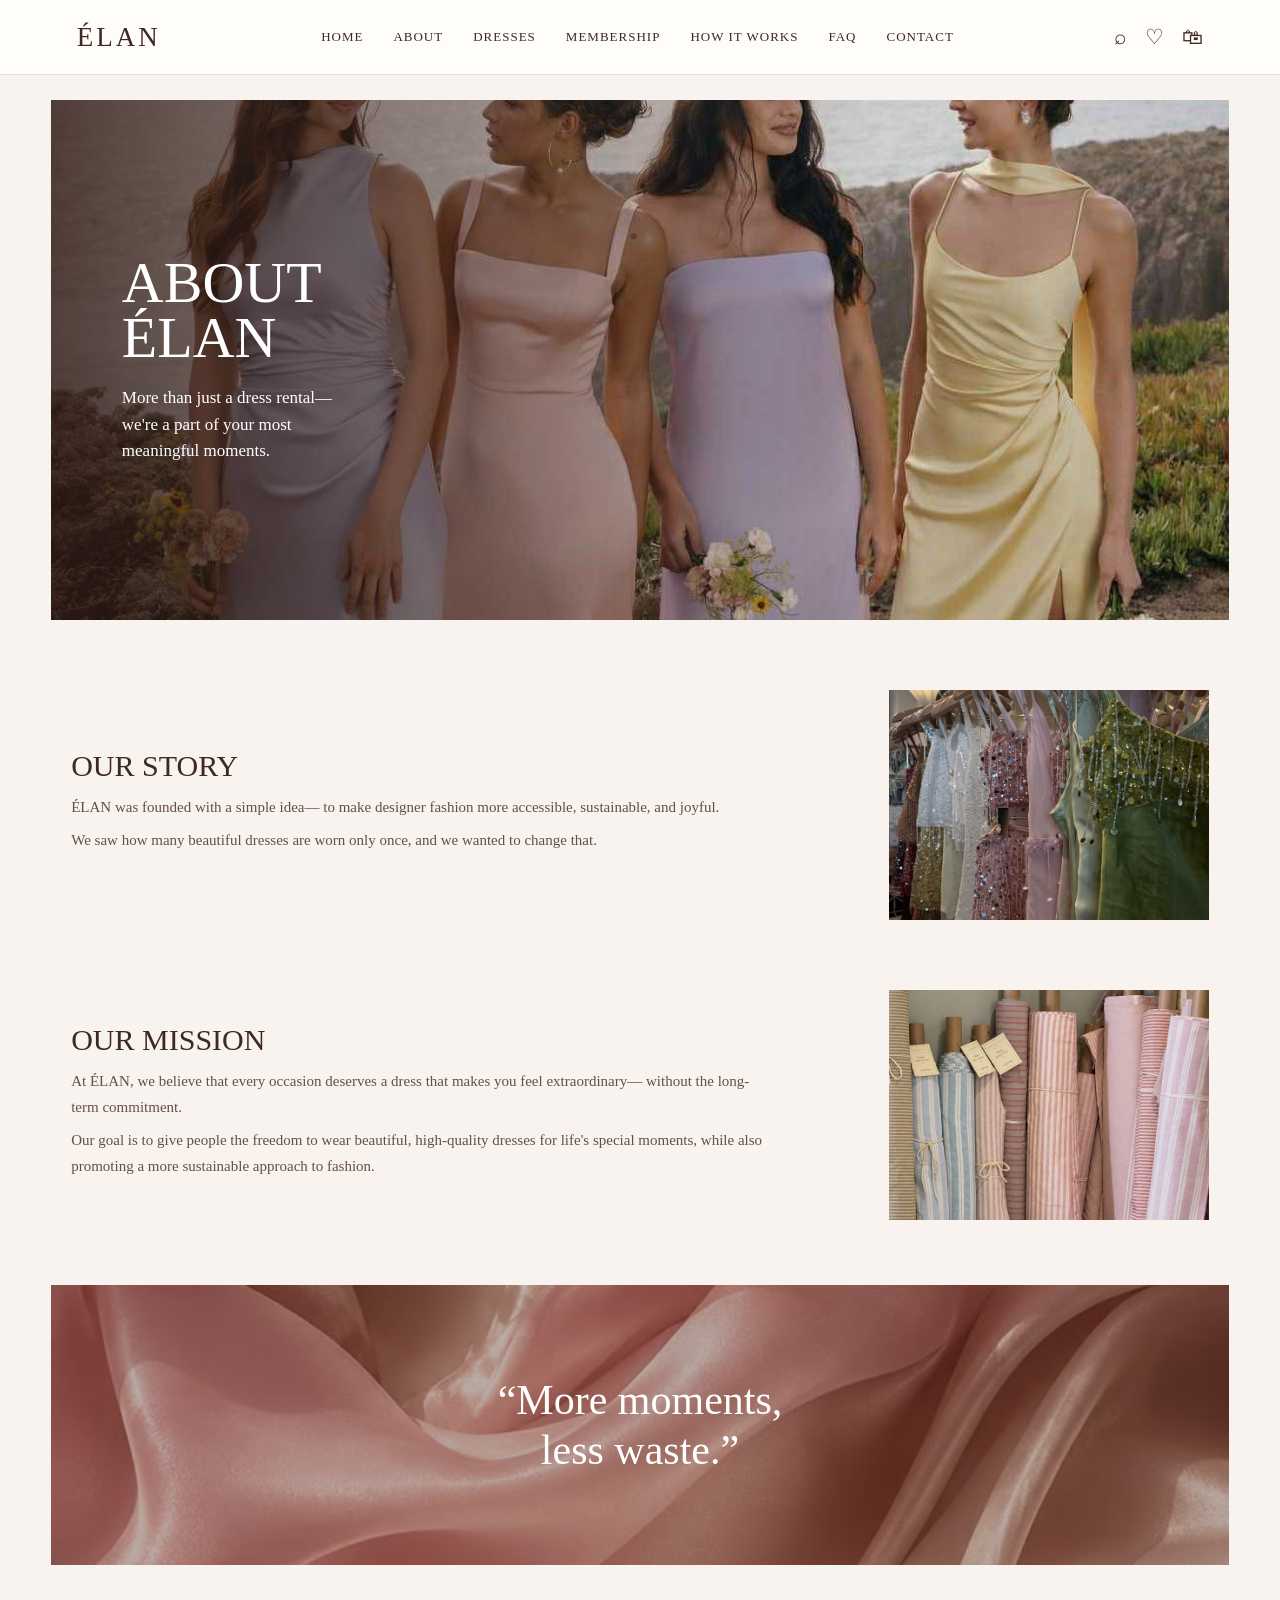
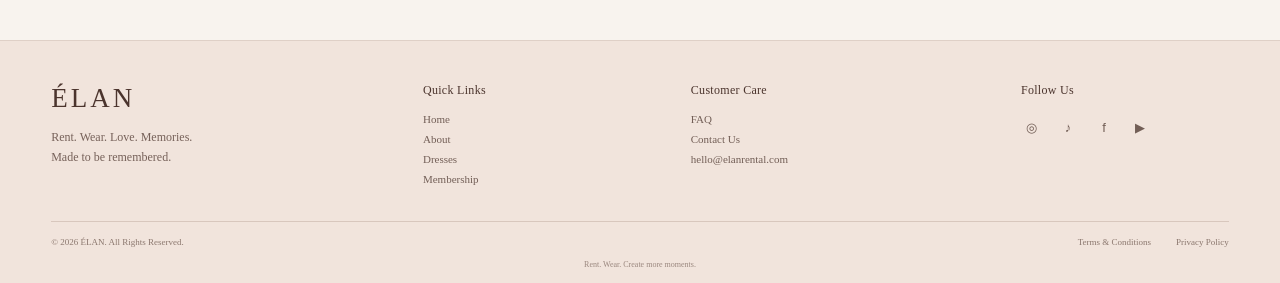
<file: about.html>
<!DOCTYPE html>
<html lang="en">

<head>
    <meta charset="UTF-8">
    <meta name="viewport" content="width=device-width, initial-scale=1.0">

    <title>About | ÉLAN</title>

    <link rel="stylesheet" href="style.css">
</head>

<body>

    <!-- ================= HEADER ================= -->

    <header>

        <a href="index.html" class="logo">
            ÉLAN
        </a>

        <nav>

            <a href="index.html">Home</a>

            <a href="about.html">About</a>

            <a href="dresses.html">Dresses</a>

            <a href="membership.html">Membership</a>

            <a href="how.html">How It Works</a>

            <a href="faq.html">FAQ</a>

            <a href="contactus.html">Contact</a>

        </nav>

        <div class="icons">
            <span>⌕</span>
            <span>♡</span>
            <span>🛍</span>
        </div>

    </header>


    <!-- =========================================
         ABOUT HERO

         IMAGE 1 GOES HERE:
         assets/about-hero.jpg
    ========================================== -->

    <section class="about-hero">

        <!-- IMAGE 1 -->
        <img
            src="assets/about.jpg"
            alt="Woman wearing an elegant pink dress"
            class="about-hero-image"
        >

        <div class="about-hero-overlay"></div>

        <div class="about-hero-content">

            <h1>
                ABOUT<br>
                ÉLAN
            </h1>

            <p>
                More than just a dress rental—<br>
                we're a part of your most<br>
                meaningful moments.
            </p>

        </div>

    </section>


    <!-- =========================================
         OUR STORY
    ========================================== -->

    <section class="about-content">

        <div class="about-story-row">

            <div class="about-text">

                <h2>
                    OUR STORY
                </h2>

                <p>
                    ÉLAN was founded with a simple idea—
                    to make designer fashion more accessible,
                    sustainable, and joyful.
                </p>

                <p>
                    We saw how many beautiful dresses are worn
                    only once, and we wanted to change that.
                </p>

            </div>


            <!-- IMAGE 2 GOES HERE:
                 assets/about-story.jpg -->

            <div class="about-small-image">

                <img
                    src="assets/story.jpg"
                    alt="Designer dresses hanging on a rack"
                >

            </div>

        </div>


        <!-- =========================================
             OUR MISSION
        ========================================== -->

        <div class="about-mission-row">

            <div class="about-text">

                <h2>
                    OUR MISSION
                </h2>

                <p>
                    At ÉLAN, we believe that every occasion
                    deserves a dress that makes you feel extraordinary—
                    without the long-term commitment.
                </p>

                <p>
                    Our goal is to give people the freedom to wear
                    beautiful, high-quality dresses for life's special
                    moments, while also promoting a more sustainable
                    approach to fashion.
                </p>

            </div>


            <!-- IMAGE 3 GOES HERE:
                 assets/about-mission.jpg -->

            <div class="about-small-image mission-image">

                <img
                    src="assets/mission.jpg"
                    alt="Pink dress fabric detail"
                >

            </div>

        </div>

    </section>


    <!-- =========================================
         QUOTE

         IMAGE 4 GOES HERE:
         assets/about-quote.jpg
    ========================================== -->

    <section class="about-quote">

        <!-- IMAGE 4 -->
        <img
            src="assets/quote.jpg"
            alt="Elegant fabric background"
            class="about-quote-image"
        >

        <div class="about-quote-overlay"></div>

        <div class="about-quote-text">

            <h2>
                “More moments,<br>
                less waste.”
            </h2>

        </div>

    </section>


    <!-- ================= FOOTER ================= -->

    <footer>

        <div class="footer-main">

            <!-- BRAND -->

            <div class="footer-brand">

                <h2>
                    ÉLAN
                </h2>

                <p>
                    Rent. Wear. Love. Memories.<br>
                    Made to be remembered.
                </p>

            </div>


            <!-- QUICK LINKS -->

            <div class="footer-column">

                <h3>
                    Quick Links
                </h3>

                <a href="index.html">
                    Home
                </a>

                <a href="about.html">
                    About
                </a>

                <a href="dresses.html">
                    Dresses
                </a>

                <a href="membership.html">Membership</a>
                </a>

            </div>


            <!-- CUSTOMER CARE -->

            <div class="footer-column">

                <h3>
                    Customer Care
                </h3>

                <a href="#">
                    FAQ
                </a>

                <a href="mailto:hello@elanrental.com">
                    Contact Us
                </a>

                <a href="mailto:hello@elanrental.com">
                    hello@elanrental.com
                </a>

            </div>


            <!-- FOLLOW US -->

            <div class="footer-column">

                <h3>
                    Follow Us
                </h3>

                <div class="social-icons">

                    <a href="#" aria-label="Instagram">
                        ◎
                    </a>

                    <a href="#" aria-label="TikTok">
                        ♪
                    </a>

                    <a href="#" aria-label="Facebook">
                        f
                    </a>

                    <a href="#" aria-label="YouTube">
                        ▶
                    </a>

                </div>

            </div>

        </div>


        <div class="footer-bottom">

            <span>
                © 2026 ÉLAN. All Rights Reserved.
            </span>

            <div class="footer-bottom-links">

                <a href="#">
                    Terms & Conditions
                </a>

                <a href="#">
                    Privacy Policy
                </a>

            </div>

        </div>


        <div class="footer-note">
            Rent. Wear. Create more moments.
        </div>

    </footer>

</body>

</html>
</file>
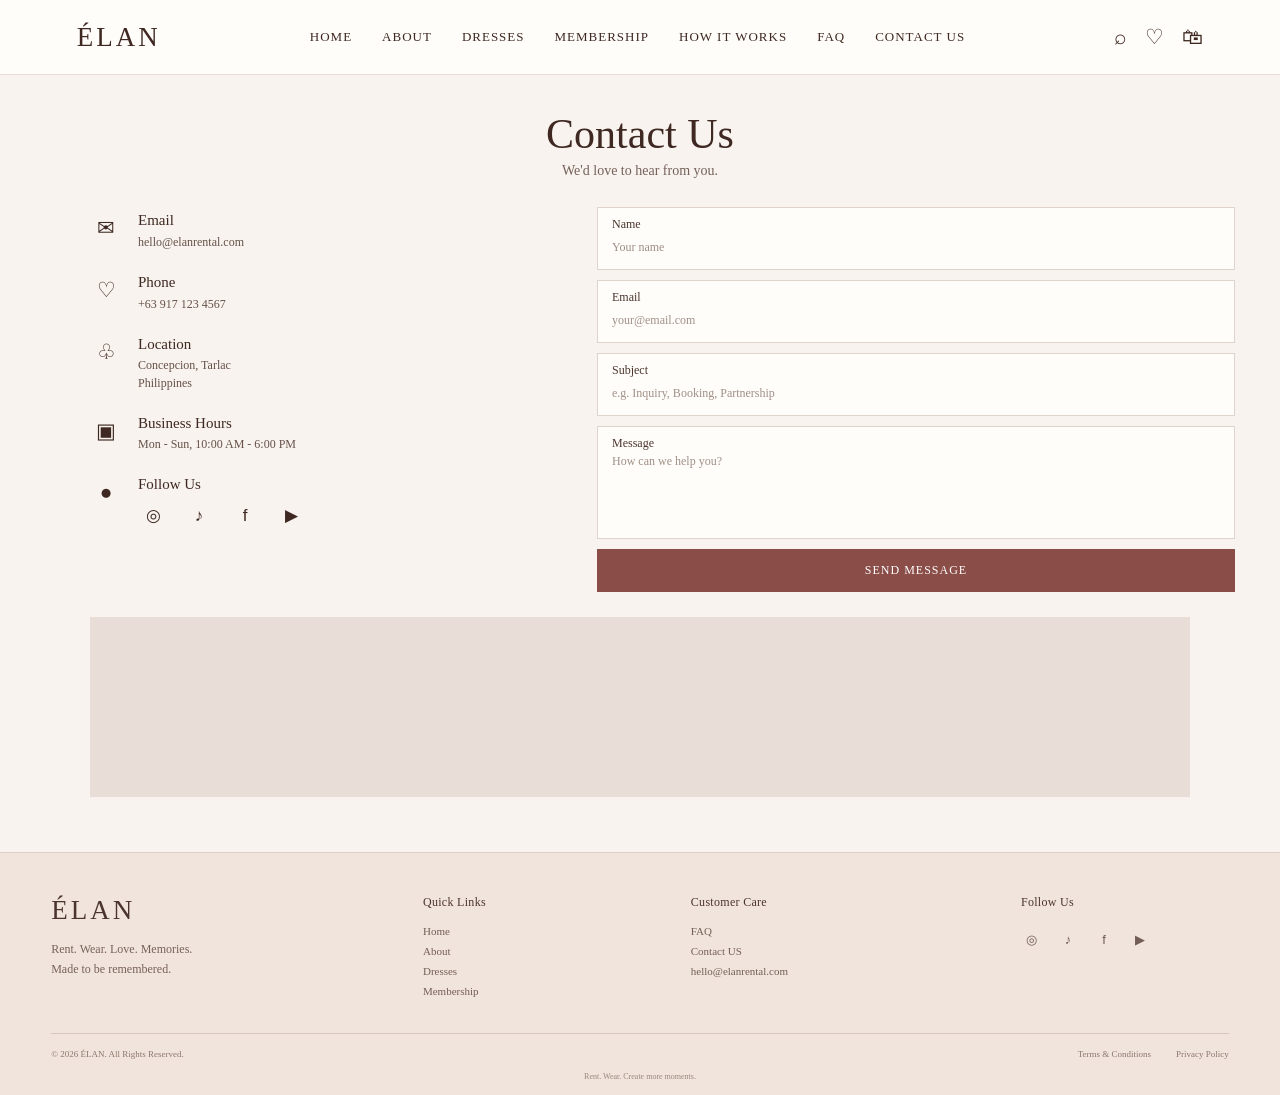
<file: contact.html>
<!DOCTYPE html>
<html lang="en">

<head>
    <meta charset="UTF-8">
    <meta name="viewport" content="width=device-width, initial-scale=1.0">

    <title>Contact Us | ÉLAN</title>

    <!-- CONNECT TO YOUR EXISTING CSS -->
    <link rel="stylesheet" href="style.css">
</head>

<body>

    <!-- ================= HEADER ================= -->

    <header>

        <a href="index.html" class="logo">
            ÉLAN
        </a>

        <nav>

            <a href="index.html">Home</a>

            <a href="about.html">About</a>

            <a href="dresses.html">Dresses</a>

            <a href="membership.html">Membership</a>

            <a href="how.html">How It Works</a>

            <a href="faq.html">FAQ</a>

            <a href="contact.html">Contact Us</a>

        </nav>

        <div class="icons">
            <span>⌕</span>
            <span>♡</span>
            <span>🛍</span>
        </div>

    </header>


    <!-- ================= CONTACT PAGE ================= -->

    <main class="contact-page">

        <!-- PAGE TITLE -->

        <section class="contact-heading">

            <h1>
                Contact Us
            </h1>

            <p>
                We'd love to hear from you.
            </p>

        </section>


        <!-- ================= CONTACT CONTENT ================= -->

        <section class="contact-content">

            <!-- ================= CONTACT INFORMATION ================= -->

            <div class="contact-info">


                <!-- EMAIL -->

                <div class="contact-item">

                    <div class="contact-icon">
                        ✉
                    </div>

                    <div>
                        <h3>
                            Email
                        </h3>

                        <a href="mailto:hello@elanrental.com">
                            hello@elanrental.com
                        </a>
                    </div>

                </div>


                <!-- PHONE -->

                <div class="contact-item">

                    <div class="contact-icon">
                        ♡
                    </div>

                    <div>
                        <h3>
                            Phone
                        </h3>

                        <a href="tel:+639171234567">
                            +63 917 123 4567
                        </a>
                    </div>

                </div>


                <!-- LOCATION -->

                <div class="contact-item">

                    <div class="contact-icon">
                        ♧
                    </div>

                    <div>
                        <h3>
                            Location
                        </h3>

                        <p>
                            Concepcion, Tarlac<br>
                            Philippines
                        </p>
                    </div>

                </div>


                <!-- BUSINESS HOURS -->

                <div class="contact-item">

                    <div class="contact-icon">
                        ▣
                    </div>

                    <div>
                        <h3>
                            Business Hours
                        </h3>

                        <p>
                            Mon - Sun, 10:00 AM - 6:00 PM
                        </p>
                    </div>

                </div>


                <!-- SOCIAL MEDIA -->

                <div class="contact-item contact-social">

                    <div class="contact-icon">
                        ●
                    </div>

                    <div>

                        <h3>
                            Follow Us
                        </h3>

                        <div class="contact-social-icons">

                            <a href="#" aria-label="Instagram">
                                ◎
                            </a>

                            <a href="#" aria-label="TikTok">
                                ♪
                            </a>

                            <a href="#" aria-label="Facebook">
                                f
                            </a>

                            <a href="#" aria-label="YouTube">
                                ▶
                            </a>

                        </div>

                    </div>

                </div>

            </div>


            <!-- ================= CONTACT FORM ================= -->

            <div class="contact-form">

                <form action="#" method="post">


                    <!-- NAME -->

                    <div class="form-group">

                        <label for="name">
                            Name
                        </label>

                        <input
                            type="text"
                            id="name"
                            name="name"
                            placeholder="Your name"
                            required
                        >

                    </div>


                    <!-- EMAIL -->

                    <div class="form-group">

                        <label for="email">
                            Email
                        </label>

                        <input
                            type="email"
                            id="email"
                            name="email"
                            placeholder="your@email.com"
                            required
                        >

                    </div>


                    <!-- SUBJECT -->

                    <div class="form-group">

                        <label for="subject">
                            Subject
                        </label>

                        <input
                            type="text"
                            id="subject"
                            name="subject"
                            placeholder="e.g. Inquiry, Booking, Partnership"
                            required
                        >

                    </div>


                    <!-- MESSAGE -->

                    <div class="form-group message-group">

                        <label for="message">
                            Message
                        </label>

                        <textarea
                            id="message"
                            name="message"
                            placeholder="How can we help you?"
                            required
                        ></textarea>

                    </div>


                    <!-- BUTTON -->

                    <button
                        type="submit"
                        class="contact-submit"
                    >
                        SEND MESSAGE
                    </button>

                </form>

            </div>

        </section>


        <!-- ================= MAP ================= -->

        <section class="contact-map">

            <iframe
                src="https://www.openstreetmap.org/export/embed.html?bbox=120.60%2C15.28%2C120.72%2C15.37&amp;layer=mapnik&amp;marker=15.3256%2C120.6576"
                loading="lazy"
                title="ÉLAN location map - Concepcion, Tarlac">
            </iframe>

        </section>

    </main>


    <!-- ================= FOOTER ================= -->

    <footer>

        <div class="footer-main">

            <!-- BRAND -->

            <div class="footer-brand">

                <h2>
                    ÉLAN
                </h2>

                <p>
                    Rent. Wear. Love. Memories.<br>
                    Made to be remembered.
                </p>

            </div>


            <!-- QUICK LINKS -->

            <div class="footer-column">

                <h3>
                    Quick Links
                </h3>

                <a href="index.html">
                    Home
                </a>

                <a href="about.html">
                    About
                </a>

                <a href="dresses.html">
                    Dresses
                </a>

                <a href="membership.html">
                    Membership
                </a>

            </div>


            <!-- CUSTOMER CARE -->

            <div class="footer-column">

                <h3>
                    Customer Care
                </h3>

                <a href="faq.html">
                    FAQ
                </a>

                <a href="contact.html">
                    Contact US
                </a>

                <a href="mailto:hello@elanrental.com">
                    hello@elanrental.com
                </a>

            </div>


            <!-- FOLLOW US -->

            <div class="footer-column">

                <h3>
                    Follow Us
                </h3>

                <div class="social-icons">

                    <a href="#" aria-label="Instagram">
                        ◎
                    </a>

                    <a href="#" aria-label="TikTok">
                        ♪
                    </a>

                    <a href="#" aria-label="Facebook">
                        f
                    </a>

                    <a href="#" aria-label="YouTube">
                        ▶
                    </a>

                </div>

            </div>

        </div>


        <!-- FOOTER BOTTOM -->

        <div class="footer-bottom">

            <span>
                © 2026 ÉLAN. All Rights Reserved.
            </span>

            <div class="footer-bottom-links">

                <a href="#">
                    Terms & Conditions
                </a>

                <a href="#">
                    Privacy Policy
                </a>

            </div>

        </div>


        <div class="footer-note">
            Rent. Wear. Create more moments.
        </div>

    </footer>

</body>

</html>
</file>
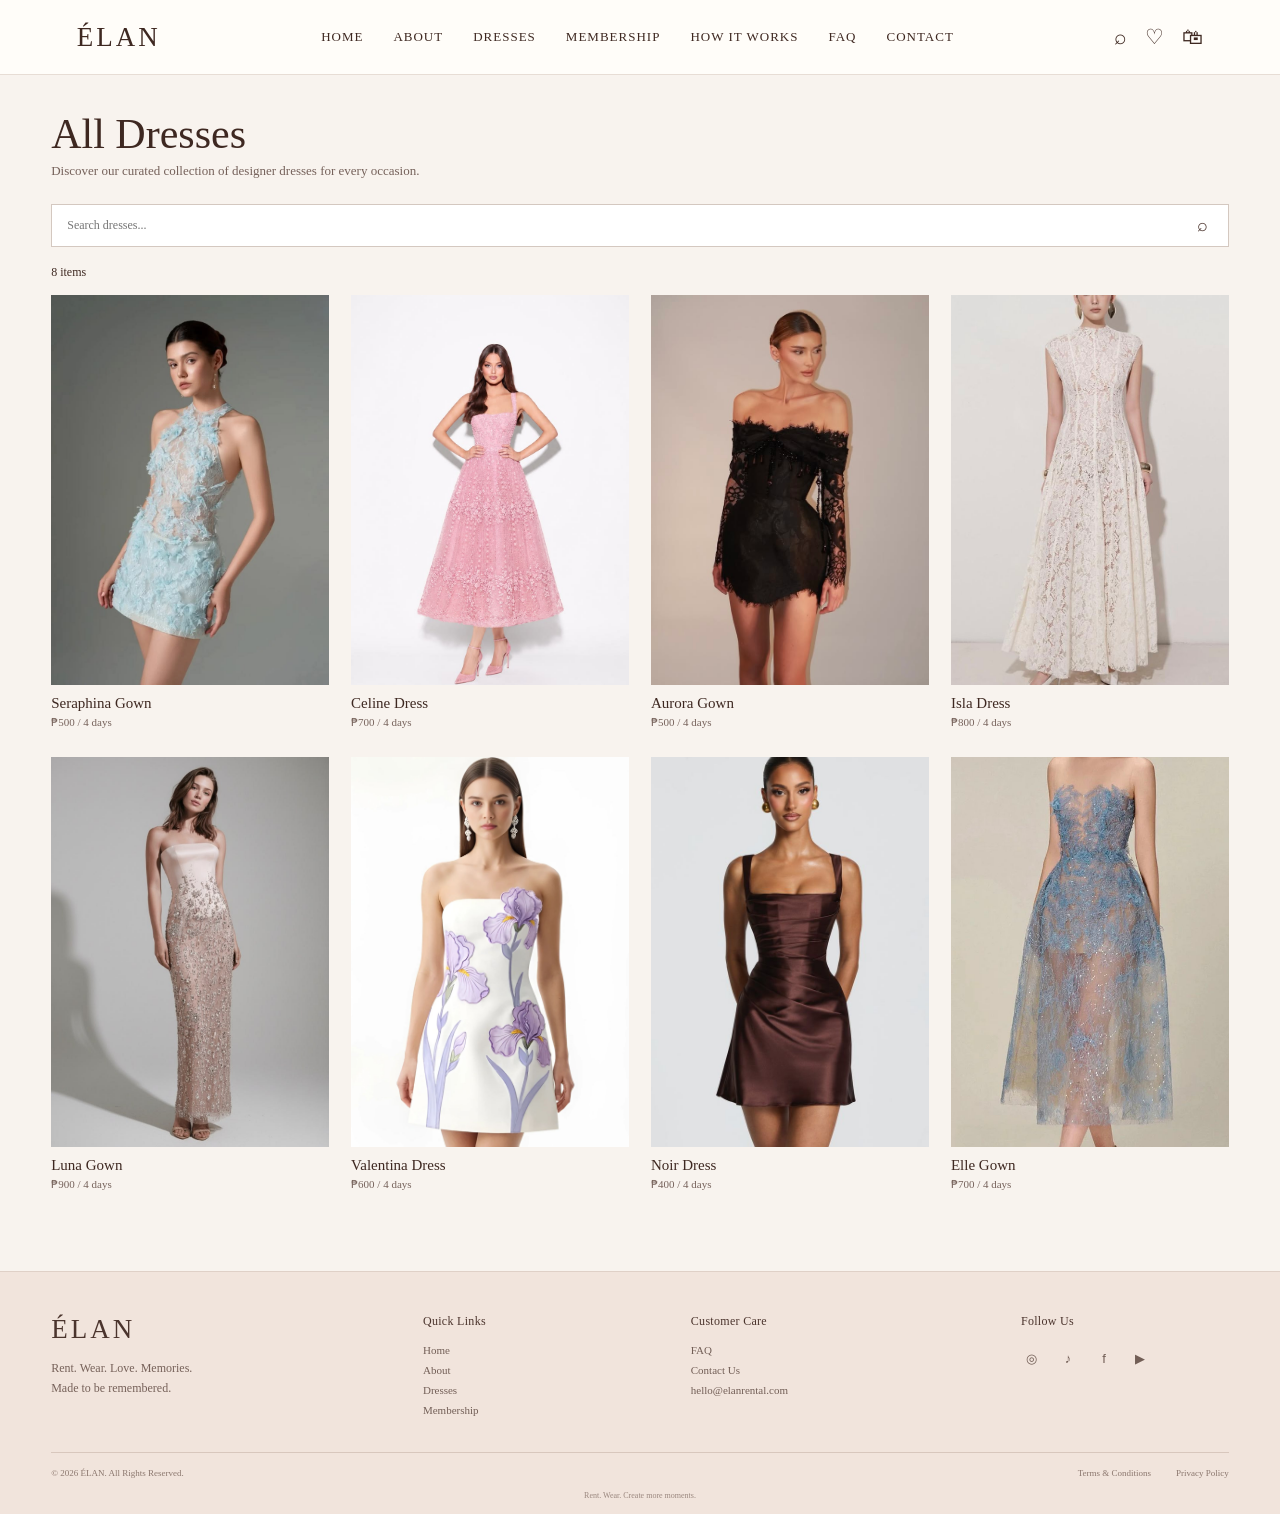
<file: dresses.html>
<!DOCTYPE html>
<html lang="en">

<head>

    <meta charset="UTF-8">
    <meta name="viewport" content="width=device-width, initial-scale=1.0">

    <title>Dresses | ÉLAN</title>

    <link rel="stylesheet" href="style.css">

</head>


<body>

    <!-- ================= HEADER ================= -->

    <header>

        <a href="index.html" class="logo">
            ÉLAN
        </a>

        <nav>

            <a href="index.html">Home</a>

            <a href="about.html">About</a>

            <a href="dresses.html">Dresses</a>

            <a href="membership.html">Membership</a>

            <a href="how.html">How It Works</a>

            <a href="faq.html">FAQ</a>

            <a href="contactus.html">Contact</a>

        </nav>


        <div class="icons">

            <span id="searchIcon" title="Search">⌕</span>

            <span id="heartIcon" title="Favorites">♡</span>

            <span id="bagIcon" title="Rental Bag">🛍</span>

        </div>

    </header>



    <!-- ================= DRESSES PAGE ================= -->

    <main class="dresses-page">


        <!-- PAGE TITLE -->

        <section class="dresses-heading">

            <h1>
                All Dresses
            </h1>

            <p>
                Discover our curated collection of designer dresses for every occasion.
            </p>

        </section>



        <!-- SEARCH BAR -->

        <section class="dress-search-area">

            <div class="dress-search-box">

                <input
                    type="text"
                    id="dressSearchInput"
                    placeholder="Search dresses..."
                >

                <button
                    id="dressSearchButton"
                    aria-label="Search dresses"
                >
                    ⌕
                </button>

            </div>

        </section>



        <!-- RESULT COUNT -->

        <section class="dress-results-header">

            <span id="dressCount">
                8 items
            </span>


        </section>



        <!-- ================= DRESS GRID ================= -->

        <section class="all-dress-grid" id="allDressGrid">


            <!-- DRESS 1 -->

            <article
                class="all-dress-card"
                data-name="Seraphina Gown"
                data-price="500"
            >

                <div class="all-dress-image">

                    <img
                        src="assets/dress1.jpg"
                        alt="Seraphina Gown"
                    >

                </div>

                <div class="all-dress-info">

                    <h3>
                        Seraphina Gown
                    </h3>

                    <p>
                        ₱500 / 4 days
                    </p>

                </div>

            </article>



            <!-- DRESS 2 -->

            <article
                class="all-dress-card"
                data-name="Celine Dress"
                data-price="700"
            >

                <div class="all-dress-image">

                    <img
                        src="assets/dress2.jpg"
                        alt="Celine Dress"
                    >

                </div>

                <div class="all-dress-info">

                    <h3>
                        Celine Dress
                    </h3>

                    <p>
                        ₱700 / 4 days
                    </p>

                </div>

            </article>



            <!-- DRESS 3 -->

            <article
                class="all-dress-card"
                data-name="Aurora Gown"
                data-price="500"
            >

                <div class="all-dress-image">

                    <img
                        src="assets/dress3.jpg"
                        alt="Aurora Gown"
                    >

                </div>

                <div class="all-dress-info">

                    <h3>
                        Aurora Gown
                    </h3>

                    <p>
                        ₱500 / 4 days
                    </p>

                </div>

            </article>



            <!-- DRESS 4 -->

            <article
                class="all-dress-card"
                data-name="Isla Dress"
                data-price="800"
            >

                <div class="all-dress-image">

                    <img
                        src="assets/dress4.jpg"
                        alt="Isla Dress"
                    >

                </div>

                <div class="all-dress-info">

                    <h3>
                        Isla Dress
                    </h3>

                    <p>
                        ₱800 / 4 days
                    </p>

                </div>

            </article>



            <!-- DRESS 5 -->

            <article
                class="all-dress-card"
                data-name="Luna Gown"
                data-price="900"
            >

                <div class="all-dress-image">

                    <img
                        src="assets/dress5.jpg"
                        alt="Luna Gown"
                    >

                </div>

                <div class="all-dress-info">

                    <h3>
                        Luna Gown
                    </h3>

                    <p>
                        ₱900 / 4 days
                    </p>

                </div>

            </article>



            <!-- DRESS 6 -->

            <article
                class="all-dress-card"
                data-name="Valentina Dress"
                data-price="600"
            >

                <div class="all-dress-image">

                    <img
                        src="assets/dress6.jpg"
                        alt="Valentina Dress"
                    >

                </div>

                <div class="all-dress-info">

                    <h3>
                        Valentina Dress
                    </h3>

                    <p>
                        ₱600 / 4 days
                    </p>

                </div>

            </article>



            <!-- DRESS 7 -->

            <article
                class="all-dress-card"
                data-name="Noir Dress"
                data-price="400"
            >

                <div class="all-dress-image">

                    <img
                        src="assets/dress7.jpg"
                        alt="Noir Dress"
                    >

                </div>

                <div class="all-dress-info">

                    <h3>
                        Noir Dress
                    </h3>

                    <p>
                        ₱400 / 4 days
                    </p>

                </div>

            </article>



            <!-- DRESS 8 -->

            <article
                class="all-dress-card"
                data-name="Elle Gown"
                data-price="700"
            >

                <div class="all-dress-image">

                    <img
                        src="assets/dress8.jpg"
                        alt="Elle Gown"
                    >

                </div>

                <div class="all-dress-info">

                    <h3>
                        Elle Gown
                    </h3>

                    <p>
                        ₱700 / 4 days
                    </p>

                </div>

            </article>


        </section>

    </main>



    <!-- ================= FOOTER ================= -->

    <footer>

        <div class="footer-main">


            <div class="footer-brand">

                <h2>
                    ÉLAN
                </h2>

                <p>
                    Rent. Wear. Love. Memories.<br>
                    Made to be remembered.
                </p>

            </div>


            <div class="footer-column">

                <h3>
                    Quick Links
                </h3>

                <a href="index.html">
                    Home
                </a>

                <a href="about.html">
                    About
                </a>

                <a href="dresses.html">
                    Dresses
                </a>

                <a href="#">
                    Membership
                </a>

            </div>


            <div class="footer-column">

                <h3>
                    Customer Care
                </h3>

                <a href="#">
                    FAQ
                </a>

                <a href="mailto:hello@elanrental.com">
                    Contact Us
                </a>

                <a href="mailto:hello@elanrental.com">
                    hello@elanrental.com
                </a>

            </div>


            <div class="footer-column">

                <h3>
                    Follow Us
                </h3>

                <div class="social-icons">

                    <a href="#" aria-label="Instagram">
                        ◎
                    </a>

                    <a href="#" aria-label="TikTok">
                        ♪
                    </a>

                    <a href="#" aria-label="Facebook">
                        f
                    </a>

                    <a href="#" aria-label="YouTube">
                        ▶
                    </a>

                </div>

            </div>

        </div>


        <div class="footer-bottom">

            <span>
                © 2026 ÉLAN. All Rights Reserved.
            </span>

            <div class="footer-bottom-links">

                <a href="#">
                    Terms & Conditions
                </a>

                <a href="#">
                    Privacy Policy
                </a>

            </div>

        </div>


        <div class="footer-note">
            Rent. Wear. Create more moments.
        </div>

    </footer>


    <script src="script.js"></script>

</body>

</html>
</file>
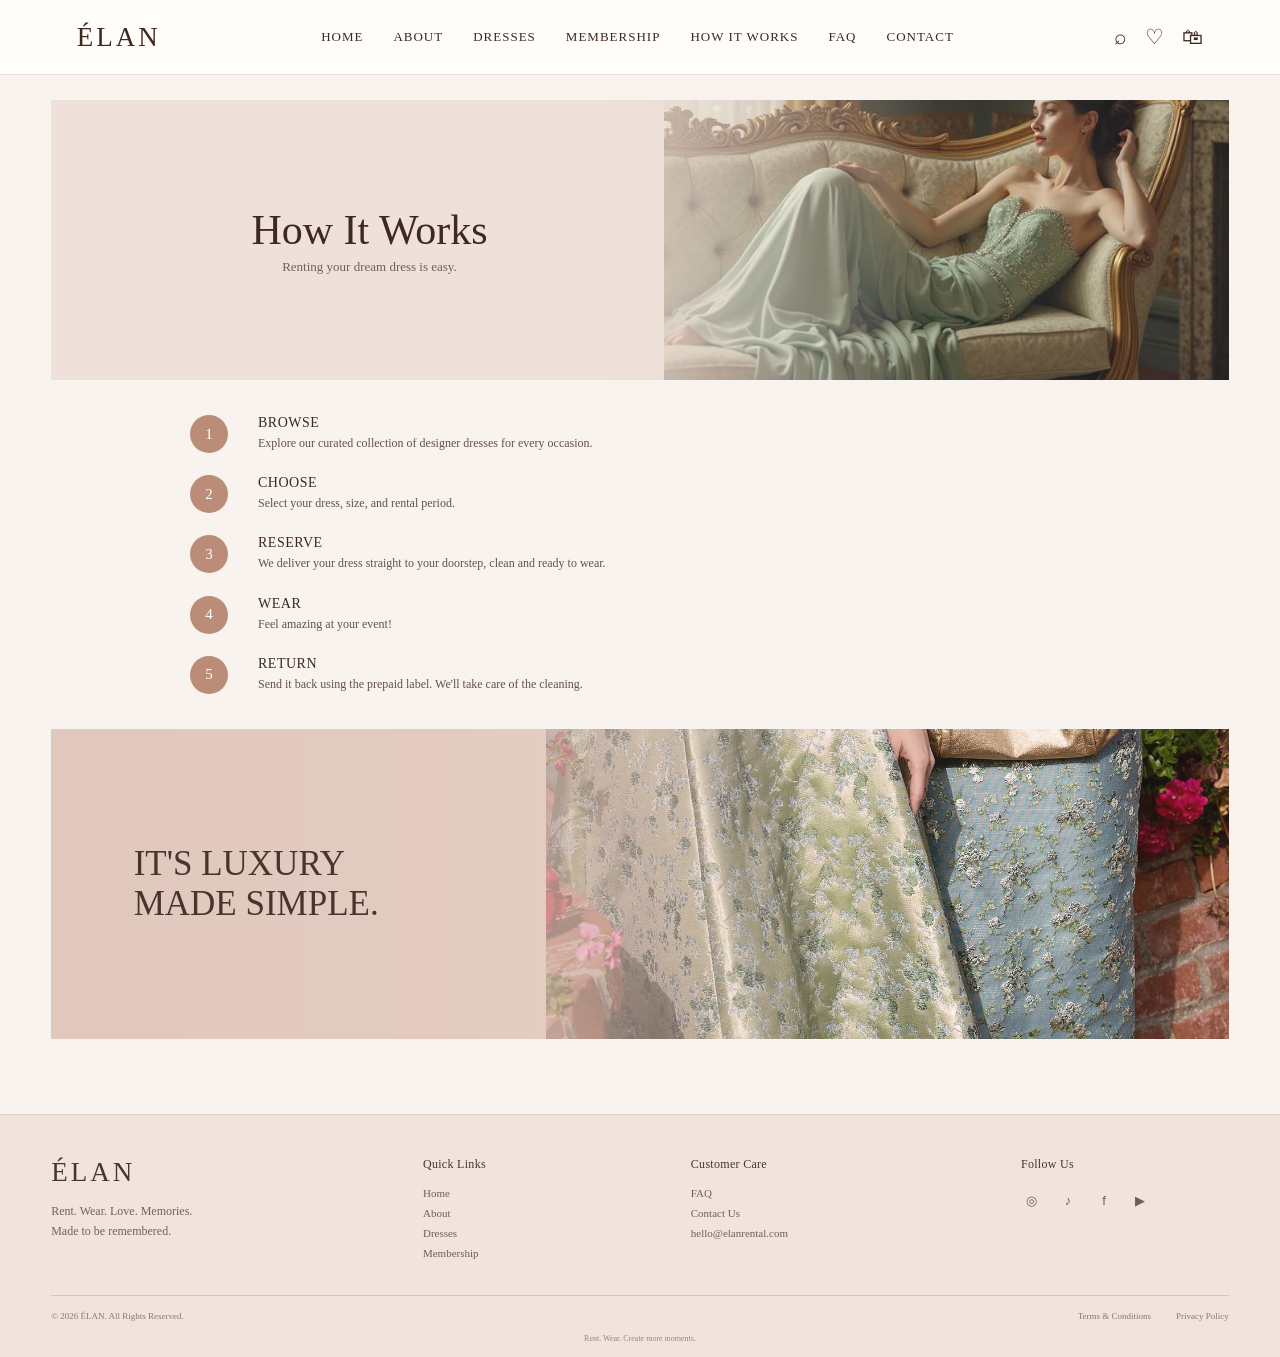
<file: how.html>
<!DOCTYPE html>
<html lang="en">

<head>

    <meta charset="UTF-8">
    <meta name="viewport" content="width=device-width, initial-scale=1.0">

    <title>How It Works | ÉLAN</title>

    <link rel="stylesheet" href="style.css">

</head>


<body>

    <!-- ================= HEADER ================= -->

    <header>

        <a href="index.html" class="logo">
            ÉLAN
        </a>
        
        <nav>

            <a href="index.html">Home</a>

            <a href="about.html">About</a>

            <a href="dresses.html">Dresses</a>

            <a href="membership.html">Membership</a>

            <a href="how.html">How It Works</a>

            <a href="faq.html">FAQ</a>

            <a href="contactus.html">Contact</a>

        </nav>


        <div class="icons">

            <span id="searchIcon" title="Search">⌕</span>

            <span id="heartIcon" title="Favorites">♡</span>

            <span id="bagIcon" title="Rental Bag">🛍</span>

        </div>

    </header>



    <!-- ================= HOW IT WORKS HERO ================= -->

    <section class="how-hero">

        <!-- IMAGE:
             put this inside your assets folder
             assets/how-hero.jpg
        -->

        <img
            src="assets/top.jpg"
            alt="Woman wearing an elegant dress"
            class="how-hero-image"
        >


        <div class="how-hero-overlay"></div>


        <div class="how-hero-text">

            <h1>
                How It Works
            </h1>

            <p>
                Renting your dream dress is easy.
            </p>

        </div>

    </section>



    <!-- ================= STEPS ================= -->

    <main class="how-page">

        <section class="steps-section">


            <!-- STEP 1 -->

            <div class="how-step">

                <div class="step-number">
                    1
                </div>

                <div class="step-text">

                    <h3>
                        BROWSE
                    </h3>

                    <p>
                        Explore our curated collection of designer dresses
                        for every occasion.
                    </p>

                </div>

            </div>



            <!-- STEP 2 -->

            <div class="how-step">

                <div class="step-number">
                    2
                </div>

                <div class="step-text">

                    <h3>
                        CHOOSE
                    </h3>

                    <p>
                        Select your dress, size, and rental period.
                    </p>

                </div>

            </div>



            <!-- STEP 3 -->

            <div class="how-step">

                <div class="step-number">
                    3
                </div>

                <div class="step-text">

                    <h3>
                        RESERVE
                    </h3>

                    <p>
                        We deliver your dress straight to your doorstep,
                        clean and ready to wear.
                    </p>

                </div>

            </div>



            <!-- STEP 4 -->

            <div class="how-step">

                <div class="step-number">
                    4
                </div>

                <div class="step-text">

                    <h3>
                        WEAR
                    </h3>

                    <p>
                        Feel amazing at your event!
                    </p>

                </div>

            </div>



            <!-- STEP 5 -->

            <div class="how-step">

                <div class="step-number">
                    5
                </div>

                <div class="step-text">

                    <h3>
                        RETURN
                    </h3>

                    <p>
                        Send it back using the prepaid label.
                        We'll take care of the cleaning.
                    </p>

                </div>

            </div>


        </section>



        <!-- ================= BOTTOM BANNER ================= -->

        <section class="how-banner">

            <!-- IMAGE:
                 assets/how-banner.jpg
            -->

            <img
                src="assets/banner.jpg"
                alt="Woman wearing a pink dress"
                class="how-banner-image"
            >


            <div class="how-banner-overlay"></div>


            <div class="how-banner-text">

                <h2>
                    IT'S LUXURY<br>
                    MADE SIMPLE.
                </h2>

            </div>

        </section>

    </main>



    <!-- ================= FOOTER ================= -->

    <footer>

        <div class="footer-main">


            <!-- BRAND -->

            <div class="footer-brand">

                <h2>
                    ÉLAN
                </h2>

                <p>
                    Rent. Wear. Love. Memories.<br>
                    Made to be remembered.
                </p>

            </div>



            <!-- QUICK LINKS -->

            <div class="footer-column">

                <h3>
                    Quick Links
                </h3>

                <a href="index.html">
                    Home
                </a>

                <a href="about.html">
                    About
                </a>

                <a href="dresses.html">
                    Dresses
                </a>

                <a href="membership.html">
                    Membership
                </a>

            </div>



            <!-- CUSTOMER CARE -->

            <div class="footer-column">

                <h3>
                    Customer Care
                </h3>

                <a href="#">
                    FAQ
                </a>

                <a href="mailto:hello@elanrental.com">
                    Contact Us
                </a>

                <a href="mailto:hello@elanrental.com">
                    hello@elanrental.com
                </a>

            </div>



            <!-- FOLLOW US -->

            <div class="footer-column">

                <h3>
                    Follow Us
                </h3>

                <div class="social-icons">

                    <a href="#" aria-label="Instagram">
                        ◎
                    </a>

                    <a href="#" aria-label="TikTok">
                        ♪
                    </a>

                    <a href="#" aria-label="Facebook">
                        f
                    </a>

                    <a href="#" aria-label="YouTube">
                        ▶
                    </a>

                </div>

            </div>

        </div>



        <!-- FOOTER BOTTOM -->

        <div class="footer-bottom">

            <span>
                © 2026 ÉLAN. All Rights Reserved.
            </span>


            <div class="footer-bottom-links">

                <a href="#">
                    Terms & Conditions
                </a>

                <a href="#">
                    Privacy Policy
                </a>

            </div>

        </div>



        <div class="footer-note">
            Rent. Wear. Create more moments.
        </div>

    </footer>


    <script src="script.js"></script>

</body>

</html>
</file>
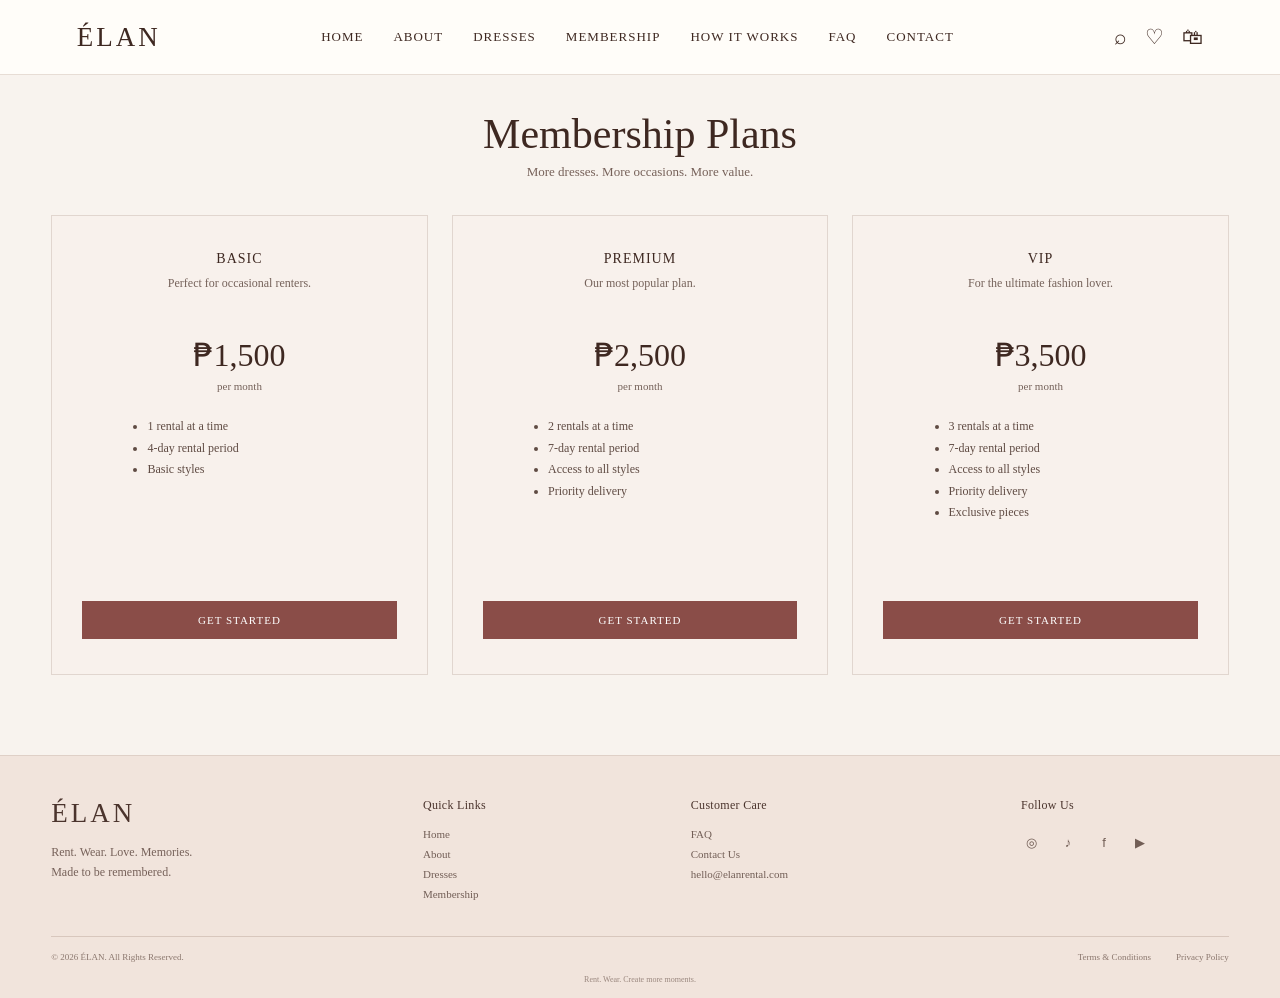
<file: membership.html>
<!DOCTYPE html>
<html lang="en">

<head>

    <meta charset="UTF-8">
    <meta name="viewport" content="width=device-width, initial-scale=1.0">

    <title>Membership | ÉLAN</title>

    <link rel="stylesheet" href="style.css">

</head>


<body>

    <!-- ================= HEADER ================= -->

    <header>

        <a href="index.html" class="logo">
            ÉLAN
        </a>

        <nav>

            <a href="index.html">Home</a>

            <a href="about.html">About</a>

            <a href="dresses.html">Dresses</a>

            <a href="membership.html">Membership</a>

            <a href="how.html">How It Works</a>

            <a href="faq.html">FAQ</a>

            <a href="contactus.html">Contact</a>

        </nav>


        <div class="icons">

            <span id="searchIcon" title="Search">⌕</span>

            <span id="heartIcon" title="Favorites">♡</span>

            <span id="bagIcon" title="Rental Bag">🛍</span>

        </div>

    </header>



    <!-- ================= MEMBERSHIP PAGE ================= -->

    <main class="membership-page">


        <!-- PAGE TITLE -->

        <section class="membership-heading">

            <h1>
                Membership Plans
            </h1>

            <p>
                More dresses. More occasions. More value.
            </p>

        </section>



        <!-- ================= MEMBERSHIP CARDS ================= -->

        <section class="membership-grid">


            <!-- BASIC -->

            <article class="membership-card">

                <h3>
                    BASIC
                </h3>

                <p class="membership-tagline">
                    Perfect for occasional renters.
                </p>

                <div class="membership-price">

                    <h2>
                        ₱1,500
                    </h2>

                    <span>
                        per month
                    </span>

                </div>


                <ul>

                    <li>
                        1 rental at a time
                    </li>

                    <li>
                        4-day rental period
                    </li>

                    <li>
                        Basic styles
                    </li>

                </ul>


                <button
                    class="membership-button"
                    data-plan="Basic"
                >
                    GET STARTED
                </button>

            </article>



            <!-- PREMIUM -->

            <article class="membership-card">

                <h3>
                    PREMIUM
                </h3>

                <p class="membership-tagline">
                    Our most popular plan.
                </p>

                <div class="membership-price">

                    <h2>
                        ₱2,500
                    </h2>

                    <span>
                        per month
                    </span>

                </div>


                <ul>

                    <li>
                        2 rentals at a time
                    </li>

                    <li>
                        7-day rental period
                    </li>

                    <li>
                        Access to all styles
                    </li>

                    <li>
                        Priority delivery
                    </li>

                </ul>


                <button
                    class="membership-button"
                    data-plan="Premium"
                >
                    GET STARTED
                </button>

            </article>



            <!-- VIP -->

            <article class="membership-card">

                <h3>
                    VIP
                </h3>

                <p class="membership-tagline">
                    For the ultimate fashion lover.
                </p>

                <div class="membership-price">

                    <h2>
                        ₱3,500
                    </h2>

                    <span>
                        per month
                    </span>

                </div>


                <ul>

                    <li>
                        3 rentals at a time
                    </li>

                    <li>
                        7-day rental period
                    </li>

                    <li>
                        Access to all styles
                    </li>

                    <li>
                        Priority delivery
                    </li>

                    <li>
                        Exclusive pieces
                    </li>

                </ul>


                <button
                    class="membership-button"
                    data-plan="VIP"
                >
                    GET STARTED
                </button>

            </article>


        </section>

    </main>



    <!-- ================= FOOTER ================= -->

    <footer>

        <div class="footer-main">


            <!-- BRAND -->

            <div class="footer-brand">

                <h2>
                    ÉLAN
                </h2>

                <p>
                    Rent. Wear. Love. Memories.<br>
                    Made to be remembered.
                </p>

            </div>



            <!-- QUICK LINKS -->

            <div class="footer-column">

                <h3>
                    Quick Links
                </h3>

                <a href="index.html">
                    Home
                </a>

                <a href="about.html">
                    About
                </a>

                <a href="dresses.html">
                    Dresses
                </a>

                <a href="membership.html">
                    Membership
                </a>

            </div>



            <!-- CUSTOMER CARE -->

            <div class="footer-column">

                <h3>
                    Customer Care
                </h3>

                <a href="#">
                    FAQ
                </a>

                <a href="mailto:hello@elanrental.com">
                    Contact Us
                </a>

                <a href="mailto:hello@elanrental.com">
                    hello@elanrental.com
                </a>

            </div>



            <!-- FOLLOW US -->

            <div class="footer-column">

                <h3>
                    Follow Us
                </h3>

                <div class="social-icons">

                    <a href="#" aria-label="Instagram">
                        ◎
                    </a>

                    <a href="#" aria-label="TikTok">
                        ♪
                    </a>

                    <a href="#" aria-label="Facebook">
                        f
                    </a>

                    <a href="#" aria-label="YouTube">
                        ▶
                    </a>

                </div>

            </div>

        </div>



        <div class="footer-bottom">

            <span>
                © 2026 ÉLAN. All Rights Reserved.
            </span>


            <div class="footer-bottom-links">

                <a href="#">
                    Terms & Conditions
                </a>

                <a href="#">
                    Privacy Policy
                </a>

            </div>

        </div>



        <div class="footer-note">
            Rent. Wear. Create more moments.
        </div>

    </footer>


    <script src="script.js"></script>

</body>

</html>
</file>
<file: style.css>
* {
    margin: 0;
    padding: 0;
    box-sizing: border-box;
}

html {
    scroll-behavior: smooth;
}

body {
    font-family: Georgia, "Times New Roman", serif;
    background: #f8f3ee;
    color: #3e2821;
}

a {
    text-decoration: none;
    color: inherit;
}


/* =========================
   HEADER
========================== */

header {
    height: 75px;
    background: #fffdf9;

    display: flex;
    align-items: center;
    justify-content: space-between;

    padding: 0 6%;

    border-bottom: 1px solid #e7ddd5;
}

.logo {
    font-size: 27px;
    letter-spacing: 3px;
    font-weight: normal;
}

nav {
    display: flex;
    gap: 30px;

    font-size: 13px;
    text-transform: uppercase;
    letter-spacing: 1px;
}

nav a {
    transition: 0.2s;
}

nav a:hover {
    opacity: 0.55;
}

.icons {
    display: flex;
    align-items: center;
    gap: 18px;

    font-size: 21px;
}

.icons span {
    cursor: pointer;
    user-select: none;
}


/* =========================
   HERO
========================== */

.hero {
    width: 92%;
    max-width: 1450px;
    height: 610px;

    margin: 25px auto;

    position: relative;
    overflow: hidden;

    border-radius: 3px;

    background:
        linear-gradient(
            90deg,
            rgba(34, 18, 13, 0.88) 0%,
            rgba(42, 24, 17, 0.63) 34%,
            rgba(0, 0, 0, 0.05) 70%
        ),
        url("assets/hero.jpg");

    background-size: cover;
    background-position: center;
}

.hero-content {
    position: absolute;

    left: 7%;
    top: 50%;

    transform: translateY(-50%);

    max-width: 490px;

    color: white;
}

.hero h1 {
    font-size: 58px;
    line-height: 0.98;

    font-weight: normal;
    letter-spacing: 1px;

    margin-bottom: 24px;
}

.hero p {
    font-size: 17px;
    line-height: 1.6;

    margin-bottom: 30px;

    max-width: 410px;
}

.btn-light {
    display: inline-block;

    background: #fffaf5;
    color: #493129;

    padding: 15px 28px;

    text-transform: uppercase;

    font-size: 12px;
    letter-spacing: 1.3px;

    transition: 0.2s;
}

.btn-light:hover {
    background: #e9ddd4;
}


/* =========================
   PROMO
========================== */

.promo {
    width: 92%;
    max-width: 1450px;

    margin: 0 auto 55px;

    background: #f2e6df;

    display: grid;
    grid-template-columns: 1fr 1fr;

    align-items: center;

    padding: 38px 65px;

    gap: 50px;
}

.promo-left {
    text-align: center;
}

.promo-small {
    font-size: 13px;

    text-transform: uppercase;
    letter-spacing: 1.3px;

    margin-bottom: 6px;
}

.promo-left h2 {
    font-size: 47px;
    font-weight: normal;

    color: #8b3f45;
}

.promo-right {
    text-align: center;
}

.promo-right p {
    font-size: 17px;
    margin-bottom: 15px;
}

.btn-dark {
    display: inline-block;

    padding: 13px 25px;

    background: #8a4d48;
    color: white;

    text-transform: uppercase;

    font-size: 11px;
    letter-spacing: 1px;
}


/* =========================
   POPULAR STYLES
========================== */

.section {
    width: 92%;
    max-width: 1450px;

    margin: 0 auto 70px;
}

.section-title-row {
    display: flex;

    align-items: center;
    justify-content: space-between;

    margin-bottom: 20px;
}

.section-title-row h2 {
    font-size: 24px;
    font-weight: normal;

    text-transform: uppercase;
    letter-spacing: 1px;
}

.view-all {
    font-size: 13px;
}

.dress-grid {
    display: grid;

    grid-template-columns: repeat(4, 1fr);

    gap: 22px;
}

.dress-card {
    cursor: pointer;
}

.dress-image {
    height: 420px;
    width: 100%;

    overflow: hidden;

    background: #e8ded7;
}

.dress-image img {
    width: 100%;
    height: 100%;

    object-fit: cover;

    transition: transform 0.35s ease;
}

.dress-card:hover img {
    transform: scale(1.035);
}

.dress-info {
    padding-top: 12px;
}

.dress-info h3 {
    font-size: 16px;
    font-weight: normal;

    margin-bottom: 5px;
}

.dress-info p {
    font-size: 12px;

    color: #77635c;
}


/* =========================
   STORY / VIDEO
========================== */

.story-section {
    width: 92%;
    max-width: 1450px;

    margin: 0 auto 75px;

    display: grid;
    grid-template-columns: 35% 65%;

    min-height: 420px;

    background: #eee1d9;
}

.story-text {
    padding: 60px;

    display: flex;
    flex-direction: column;

    justify-content: center;
}

.story-text h2 {
    font-size: 35px;
    font-weight: normal;

    margin-bottom: 18px;

    text-transform: uppercase;
}

.story-text p {
    font-size: 16px;
    line-height: 1.7;

    margin-bottom: 26px;

    max-width: 350px;
}

.story-link {
    font-size: 13px;

    text-transform: uppercase;

    text-decoration: underline;
    text-underline-offset: 5px;
}

.video-box {
    position: relative;

    min-height: 420px;

    overflow: hidden;

    background: #3c2923;
}

.video-box img {
    width: 100%;
    height: 100%;

    object-fit: cover;

    position: absolute;
}

.video-box video {
    width: 100%;
    height: 100%;

    min-height: 420px;

    object-fit: cover;

    position: absolute;

    display: none;
}

.video-overlay {
    position: absolute;
    inset: 0;

    background: rgba(26, 14, 10, 0.18);

    display: flex;

    align-items: center;
    justify-content: center;
}

.play-button {
    width: 78px;
    height: 78px;

    border: 2px solid white;
    border-radius: 50%;

    display: flex;

    align-items: center;
    justify-content: center;

    color: white;

    font-size: 28px;

    padding-left: 5px;

    cursor: pointer;
}


/* =========================
   FOOTER
========================== */

footer {
    background: #f1e4dc;

    border-top: 1px solid #dfd0c7;

    color: #4b342d;
}

.footer-main {
    width: 92%;
    max-width: 1450px;

    margin: 0 auto;

    padding: 42px 0 28px;

    display: grid;

    grid-template-columns: 1.5fr 1fr 1.3fr 1fr;

    gap: 60px;

    align-items: start;
}

.footer-brand h2 {
    font-size: 27px;

    font-weight: normal;

    letter-spacing: 3px;

    margin-bottom: 13px;
}

.footer-brand p {
    max-width: 270px;

    font-size: 12px;
    line-height: 1.7;

    color: #766159;
}

.footer-column {
    display: flex;

    flex-direction: column;

    align-items: flex-start;
}

.footer-column h3 {
    font-size: 12px;

    font-weight: normal;

    margin-bottom: 15px;

    letter-spacing: 0.3px;
}

.footer-column a {
    font-size: 11px;

    color: #725e56;

    margin-bottom: 8px;

    transition: 0.2s;
}

.footer-column a:hover {
    color: #3e2821;

    text-decoration: underline;
}

.social-icons {
    display: flex;

    align-items: center;

    gap: 14px;

    margin-top: 3px;
}

.social-icons a {
    font-family: Arial, sans-serif;

    font-size: 13px;

    margin: 0;

    width: 22px;
    height: 22px;

    display: flex;

    align-items: center;
    justify-content: center;

    border-radius: 50%;
}

.footer-bottom {
    width: 92%;
    max-width: 1450px;

    margin: 0 auto;

    border-top: 1px solid #d8c7bd;

    padding: 15px 0 10px;

    display: flex;

    justify-content: space-between;
    align-items: center;

    font-size: 9px;

    color: #8b776e;
}

.footer-bottom-links {
    display: flex;

    gap: 25px;
}

.footer-bottom a:hover {
    text-decoration: underline;
}

.footer-note {
    width: 92%;
    max-width: 1450px;

    margin: 0 auto;

    text-align: center;

    padding: 3px 0 14px;

    font-size: 8px;

    color: #9a877e;
}


/* =========================
   RESPONSIVE
========================== */

@media (max-width: 1000px) {

    nav {
        display: none;
    }

    .hero {
        height: 520px;
    }

    .hero h1 {
        font-size: 45px;
    }

    .dress-grid {
        grid-template-columns: repeat(2, 1fr);
    }

    .story-section {
        grid-template-columns: 1fr;
    }

    .story-text {
        padding: 45px;
    }

    .video-box {
        height: 400px;
    }

    .footer-main {
        grid-template-columns: repeat(2, 1fr);

        gap: 35px;
    }
}


@media (max-width: 650px) {

    header {
        padding: 0 20px;
    }

    .hero {
        width: calc(100% - 24px);

        height: 530px;
    }

    .hero-content {
        left: 8%;
        right: 8%;
    }

    .hero h1 {
        font-size: 38px;
    }

    .promo {
        width: calc(100% - 24px);

        grid-template-columns: 1fr;

        padding: 30px 20px;

        gap: 20px;
    }

    .promo-left h2 {
        font-size: 37px;
    }

    .section {
        width: calc(100% - 24px);
    }

    .dress-grid {
        grid-template-columns: repeat(2, 1fr);

        gap: 12px;
    }

    .dress-image {
        height: 270px;
    }

    .story-section {
        width: calc(100% - 24px);
    }

    .footer-main {
        grid-template-columns: 1fr 1fr;

        gap: 30px 20px;

        padding: 30px 0 20px;
    }

    .footer-brand {
        grid-column: 1 / -1;
    }

    .footer-bottom {
        flex-direction: column;

        gap: 8px;

        text-align: center;
    }
}



/* ================= ABOUT HERO ================= */

.about-hero {
    width: 92%;
    max-width: 1450px;
    height: 520px;

    margin: 25px auto 35px;

    position: relative;
    overflow: hidden;
}

.about-hero-image {
    position: absolute;
    width: 100%;
    height: 100%;

    object-fit: cover;
    object-position: center;
}

.about-hero-overlay {
    position: absolute;
    inset: 0;

    background: linear-gradient(
        90deg,
        rgba(47, 25, 19, 0.82) 0%,
        rgba(47, 25, 19, 0.45) 35%,
        rgba(0, 0, 0, 0.05) 70%
    );
}

.about-hero-content {
    position: absolute;

    left: 6%;
    top: 50%;

    transform: translateY(-50%);

    color: white;

    z-index: 2;
}

.about-hero-content h1 {
    font-size: 58px;
    line-height: 0.95;

    font-weight: normal;

    margin-bottom: 20px;
}

.about-hero-content p {
    font-size: 17px;
    line-height: 1.55;
}


/* ================= ABOUT CONTENT ================= */

.about-content {
    width: 92%;
    max-width: 1450px;

    margin: 0 auto 30px;
}

.about-story-row,
.about-mission-row {
    display: grid;

    grid-template-columns: 1fr 320px;

    gap: 55px;

    align-items: center;

    padding: 35px 20px;
}

.about-text h2 {
    font-size: 30px;
    font-weight: normal;

    margin-bottom: 12px;
}

.about-text p {
    max-width: 700px;

    font-size: 15px;
    line-height: 1.7;

    color: #654f47;

    margin-bottom: 8px;
}


/* ================= STORY + MISSION IMAGES ================= */

.about-small-image {
    width: 100%;
    height: 230px;

    overflow: hidden;
}

.about-small-image img {
    width: 100%;
    height: 100%;

    object-fit: cover;
}


/* ================= QUOTE ================= */

.about-quote {
    width: 92%;
    max-width: 1450px;
    height: 280px;

    margin: 0 auto 75px;

    position: relative;
    overflow: hidden;
}

.about-quote-image {
    position: absolute;

    width: 100%;
    height: 100%;

    object-fit: cover;
}

.about-quote-overlay {
    position: absolute;
    inset: 0;

    background: rgba(59, 31, 25, 0.35);
}

.about-quote-text {
    position: absolute;
    inset: 0;

    display: flex;
    align-items: center;
    justify-content: center;

    text-align: center;

    color: white;
}

.about-quote-text h2 {
    font-size: 42px;

    line-height: 1.2;

    font-weight: normal;
}


/* ================= RESPONSIVE ================= */

@media (max-width: 900px) {

    .about-hero {
        height: 450px;
    }

    .about-story-row,
    .about-mission-row {
        grid-template-columns: 1fr 250px;

        gap: 30px;
    }

}


@media (max-width: 650px) {

    .about-hero {
        width: calc(100% - 24px);
        height: 420px;
    }

    .about-hero-content {
        left: 8%;
    }

    .about-hero-content h1 {
        font-size: 43px;
    }

    .about-content {
        width: calc(100% - 24px);
    }

    .about-story-row,
    .about-mission-row {
        grid-template-columns: 1fr;

        padding: 25px 5px;
    }

    .about-small-image {
        height: 260px;
    }

    .about-quote {
        width: calc(100% - 24px);
        height: 220px;
    }

    .about-quote-text h2 {
        font-size: 32px;
    }

}

/* =========================================
   DRESSES PAGE
========================================= */

.dresses-page {
    width: 92%;
    max-width: 1450px;
    margin: 35px auto 80px;
}


/* ================= PAGE HEADING ================= */

.dresses-heading {
    margin-bottom: 25px;
}

.dresses-heading h1 {
    font-size: 42px;
    font-weight: normal;
    margin-bottom: 5px;
}

.dresses-heading p {
    font-size: 13px;
    color: #75615a;
}


/* ================= SEARCH ================= */

.dress-search-area {
    margin-bottom: 18px;
}

.dress-search-box {
    width: 100%;
    display: flex;

    border: 1px solid #d4c8c0;

    background: white;
}

.dress-search-box input {
    flex: 1;

    border: none;
    outline: none;

    padding: 13px 15px;

    font-family: inherit;
    font-size: 12px;

    background: transparent;
}

.dress-search-box button {
    width: 50px;

    border: none;
    background: transparent;

    font-size: 18px;

    color: #4b342d;

    cursor: pointer;
}


/* ================= RESULT HEADER ================= */

.dress-results-header {
    display: flex;

    justify-content: space-between;
    align-items: center;

    margin-bottom: 15px;

    font-size: 12px;
}

.dress-results-header button {
    border: none;
    background: transparent;

    font-family: inherit;
    font-size: 12px;

    color: #4b342d;

    cursor: pointer;
}


/* ================= DRESS GRID ================= */

.all-dress-grid {
    display: grid;

    grid-template-columns: repeat(4, 1fr);

    gap: 28px 22px;
}

.all-dress-card {
    cursor: pointer;
}

.all-dress-image {
    width: 100%;
    height: 390px;

    overflow: hidden;

    background: #e8ded7;
}

.all-dress-image img {
    width: 100%;
    height: 100%;

    object-fit: cover;

    transition: transform 0.3s ease;
}

.all-dress-card:hover img {
    transform: scale(1.035);
}

.all-dress-info {
    padding-top: 10px;
}

.all-dress-info h3 {
    font-size: 15px;

    font-weight: normal;

    margin-bottom: 4px;
}

.all-dress-info p {
    font-size: 11px;

    color: #77635c;
}


/* ================= RESPONSIVE ================= */

@media (max-width: 1000px) {

    .all-dress-grid {
        grid-template-columns: repeat(3, 1fr);
    }

}


@media (max-width: 700px) {

    .dresses-heading h1 {
        font-size: 34px;
    }

    .all-dress-grid {
        grid-template-columns: repeat(2, 1fr);

        gap: 18px 12px;
    }

    .all-dress-image {
        height: 280px;
    }

}

/* =========================================
   MEMBERSHIP PAGE
========================================= */

.membership-page {
    width: 92%;
    max-width: 1450px;

    margin: 35px auto 80px;
}


/* ================= PAGE TITLE ================= */

.membership-heading {
    text-align: center;

    margin-bottom: 35px;
}

.membership-heading h1 {
    font-size: 42px;

    font-weight: normal;

    margin-bottom: 6px;
}

.membership-heading p {
    font-size: 13px;

    color: #766159;
}


/* ================= MEMBERSHIP GRID ================= */

.membership-grid {
    display: grid;

    grid-template-columns: repeat(3, 1fr);

    gap: 24px;
}


/* ================= CARD ================= */

.membership-card {
    background: #f8f1ec;

    border: 1px solid #e1d6cf;

    min-height: 460px;

    padding: 35px 30px;

    text-align: center;

    display: flex;
    flex-direction: column;
}

.membership-card h3 {
    font-size: 14px;

    font-weight: normal;

    letter-spacing: 1px;

    margin-bottom: 7px;
}

.membership-tagline {
    min-height: 42px;

    font-size: 12px;
    line-height: 1.5;

    color: #75625a;

    margin-bottom: 20px;
}


/* ================= PRICE ================= */

.membership-price {
    margin-bottom: 22px;
}

.membership-price h2 {
    font-size: 32px;

    font-weight: normal;

    margin-bottom: 2px;
}

.membership-price span {
    font-size: 11px;

    color: #75625a;
}


/* ================= FEATURES ================= */

.membership-card ul {
    text-align: left;

    margin: 0 auto 28px;

    padding-left: 18px;

    width: 100%;
    max-width: 220px;

    flex: 1;
}

.membership-card li {
    font-size: 12px;

    line-height: 1.8;

    color: #5f4b43;
}


/* ================= BUTTON ================= */

.membership-button {
    width: 100%;

    border: none;

    background: #8a4d48;
    color: white;

    padding: 13px;

    font-family: inherit;

    font-size: 11px;

    letter-spacing: 1px;

    cursor: pointer;

    transition: 0.2s;
}

.membership-button:hover {
    opacity: 0.85;
}


/* ================= RESPONSIVE ================= */

@media (max-width: 900px) {

    .membership-grid {
        grid-template-columns: 1fr;
    }

    .membership-card {
        min-height: auto;
    }

}


@media (max-width: 650px) {

    .membership-heading h1 {
        font-size: 34px;
    }

    .membership-card {
        padding: 30px 24px;
    }

}

/* =========================================
   HOW IT WORKS PAGE
========================================= */


/* ================= HERO ================= */

.how-hero {
    width: 92%;
    max-width: 1450px;
    height: 280px;

    margin: 25px auto 35px;

    position: relative;

    overflow: hidden;

    background: #eaded7;
}


.how-hero-image {
    position: absolute;

    right: 0;
    top: 0;

    width: 48%;
    height: 100%;

    object-fit: cover;
    object-position: center;
}


.how-hero-overlay {
    position: absolute;
    inset: 0;

    background: linear-gradient(
        90deg,
        rgba(239, 225, 217, 1) 0%,
        rgba(239, 225, 217, 0.95) 45%,
        rgba(239, 225, 217, 0.1) 75%
    );
}


.how-hero-text {
    position: absolute;

    left: 17%;
    top: 50%;

    transform: translateY(-50%);

    text-align: center;

    z-index: 2;
}


.how-hero-text h1 {
    font-size: 42px;

    font-weight: normal;

    margin-bottom: 5px;
}


.how-hero-text p {
    font-size: 13px;

    color: #745f57;
}



/* ================= PAGE ================= */

.how-page {
    width: 92%;
    max-width: 1450px;

    margin: 0 auto 75px;
}



/* ================= STEPS ================= */

.steps-section {
    max-width: 900px;

    margin: 0 auto 35px;
}


.how-step {
    display: grid;

    grid-template-columns: 48px 1fr;

    gap: 20px;

    align-items: start;

    margin-bottom: 22px;
}


.step-number {
    width: 38px;
    height: 38px;

    border-radius: 50%;

    background: #bb8d78;

    color: white;

    display: flex;

    align-items: center;
    justify-content: center;

    font-size: 15px;
}


.step-text h3 {
    font-size: 14px;

    font-weight: normal;

    letter-spacing: 0.5px;

    margin-bottom: 3px;
}


.step-text p {
    font-size: 12px;

    line-height: 1.6;

    color: #645149;

    max-width: 650px;
}



/* ================= BOTTOM BANNER ================= */

.how-banner {
    width: 100%;
    height: 310px;

    position: relative;

    overflow: hidden;

    background: #ead8d0;
}


.how-banner-image {
    position: absolute;

    right: 0;
    top: 0;

    width: 58%;
    height: 100%;

    object-fit: cover;
}


.how-banner-overlay {
    position: absolute;
    inset: 0;

    background: linear-gradient(
        90deg,
        rgba(224, 199, 188, 0.95) 0%,
        rgba(224, 199, 188, 0.75) 40%,
        rgba(224, 199, 188, 0.08) 75%
    );
}


.how-banner-text {
    position: absolute;

    left: 7%;
    top: 50%;

    transform: translateY(-50%);

    color: #4b342d;

    z-index: 2;
}


.how-banner-text h2 {
    font-size: 35px;

    font-weight: normal;

    line-height: 1.15;
}



/* ================= RESPONSIVE ================= */

@media (max-width: 900px) {

    .how-hero-text {
        left: 10%;
    }

    .how-hero-image {
        width: 55%;
    }

    .steps-section {
        max-width: 700px;
    }

}


@media (max-width: 650px) {

    .how-hero {
        width: calc(100% - 24px);
        height: 260px;
    }

    .how-hero-image {
        width: 100%;
    }

    .how-hero-overlay {
        background: rgba(239, 225, 217, 0.75);
    }

    .how-hero-text {
        left: 0;
        right: 0;

        text-align: center;
    }

    .how-hero-text h1 {
        font-size: 34px;
    }


    .how-page {
        width: calc(100% - 24px);
    }


    .how-step {
        grid-template-columns: 40px 1fr;

        gap: 15px;
    }


    .step-number {
        width: 34px;
        height: 34px;
    }


    .how-banner {
        height: 240px;
    }

    .how-banner-image {
        width: 100%;
    }

    .how-banner-overlay {
        background: rgba(224, 199, 188, 0.65);
    }

    .how-banner-text {
        left: 8%;
    }

    .how-banner-text h2 {
        font-size: 28px;
    }

}

/* =========================================
   FAQ PAGE
========================================= */


/* ================= FAQ HERO ================= */

.faq-hero {
    width: 92%;
    max-width: 1450px;
    height: 420px;

    margin: 25px auto 0;

    display: grid;

    grid-template-columns: 55% 45%;

    background: #f1e5de;

    overflow: hidden;
}


.faq-hero-text {
    padding: 55px 65px;

    display: flex;
    flex-direction: column;
    justify-content: center;
}


.faq-small-title {
    width: fit-content;

    font-size: 13px;

    text-decoration: underline;
    text-underline-offset: 5px;

    margin-bottom: 18px;
}


.faq-hero-text h1 {
    font-size: 52px;

    line-height: 0.95;

    font-weight: normal;

    color: #74373c;

    margin-bottom: 22px;
}


.faq-hero-text p {
    max-width: 550px;

    font-size: 14px;
    line-height: 1.6;

    color: #645048;
}


.faq-hero-image {
    height: 100%;

    overflow: hidden;
}


.faq-hero-image img {
    width: 100%;
    height: 100%;

    object-fit: cover;
}


/* ================= PAGE ================= */

.faq-page {
    width: 92%;
    max-width: 1450px;

    margin: 25px auto 75px;
}


/* ================= FAQ LIST ================= */

.faq-list {
    border-top: 1px solid #dfd2ca;
}


.faq-item {
    border-bottom: 1px solid #dfd2ca;

    background: #faf6f2;
}


/* ================= QUESTION ================= */

.faq-question {
    width: 100%;

    min-height: 66px;

    display: grid;

    grid-template-columns: 45px 1fr 30px;

    align-items: center;

    gap: 18px;

    padding: 10px 18px;

    border: none;

    background: transparent;

    color: #5b3432;

    font-family: Georgia, "Times New Roman", serif;

    text-align: left;

    cursor: pointer;
}


.faq-question:hover {
    background: #f5ede8;
}


.faq-number {
    width: 36px;
    height: 36px;

    border-radius: 50%;

    display: flex;
    align-items: center;
    justify-content: center;

    background: #a94f55;

    color: white;

    font-size: 14px;
}


.faq-question-text {
    font-size: 15px;
}


.faq-arrow {
    font-family: Arial, sans-serif;

    font-size: 20px;

    text-align: center;

    transition: transform 0.3s ease;
}


/* ================= HIDDEN ANSWER ================= */

.faq-answer {
    max-height: 0;

    overflow: hidden;

    opacity: 0;

    transition:
        max-height 0.45s ease,
        opacity 0.3s ease;
}


/* ================= ANSWER LAYOUT ================= */

.faq-answer-inner {
    display: grid;

    grid-template-columns: 1.6fr 1fr;

    gap: 45px;

    align-items: center;

    padding: 25px 65px 35px 82px;

    background: #f4ebe6;
}


.faq-answer-text h3 {
    font-size: 19px;

    font-weight: normal;

    color: #74373c;

    margin-bottom: 15px;
}


.faq-answer-text p {
    max-width: 700px;

    font-size: 13px;
    line-height: 1.7;

    color: #665149;

    margin-bottom: 10px;
}


/* ================= ANSWER IMAGE ================= */

.faq-answer-image {
    width: 100%;
    height: 220px;

    overflow: hidden;
}


.faq-answer-image img {
    width: 100%;
    height: 100%;

    object-fit: cover;

    display: block;
}


/* ================= ACTIVE / CLICKED ================= */

.faq-item.active .faq-answer {
    max-height: 600px;

    opacity: 1;
}


.faq-item.active .faq-arrow {
    transform: rotate(180deg);
}


.faq-item.active .faq-question {
    background: #f4ebe6;
}


/* ================= RESPONSIVE ================= */

@media (max-width: 850px) {

    .faq-hero {
        grid-template-columns: 1fr;

        height: auto;
    }

    .faq-hero-text {
        padding: 45px 35px;
    }

    .faq-hero-image {
        height: 340px;
    }


    .faq-answer-inner {
        grid-template-columns: 1fr;

        gap: 20px;

        padding:
            25px 35px
            35px 80px;
    }

    .faq-answer-image {
        height: 280px;
    }

}


@media (max-width: 600px) {

    .faq-hero,
    .faq-page {
        width: calc(100% - 24px);
    }

    .faq-hero-text {
        padding: 35px 22px;
    }

    .faq-hero-text h1 {
        font-size: 35px;
    }


    .faq-question {
        grid-template-columns: 36px 1fr 22px;

        gap: 10px;

        padding: 10px;
    }


    .faq-number {
        width: 32px;
        height: 32px;

        font-size: 12px;
    }


    .faq-question-text {
        font-size: 13px;
    }


    .faq-answer-inner {
        padding: 22px;

        grid-template-columns: 1fr;
    }


    .faq-answer-image {
        height: 220px;
    }

}

/* =========================================
   CONTACT PAGE
========================================= */

.contact-page {
    width: 92%;
    max-width: 1100px;
    margin: 35px auto 55px;
}


/* ================= CONTACT HEADING ================= */

.contact-heading {
    text-align: center;
    margin-bottom: 28px;
}

.contact-heading h1 {
    font-size: 42px;
    font-weight: normal;
    margin-bottom: 5px;
}

.contact-heading p {
    font-size: 14px;
    color: #75615a;
}


/* ================= CONTACT CONTENT ================= */

.contact-content {
    display: grid;
    grid-template-columns: 42% 58%;
    gap: 45px;
    align-items: start;
}


/* ================= CONTACT INFORMATION ================= */

.contact-info {
    padding: 5px 0;
}

.contact-item {
    display: flex;
    align-items: flex-start;
    gap: 16px;
    margin-bottom: 23px;
}

.contact-icon {
    width: 32px;
    min-width: 32px;
    height: 32px;

    display: flex;
    align-items: center;
    justify-content: center;

    font-family: Arial, sans-serif;
    font-size: 21px;

    color: #3e2821;
}

.contact-item h3 {
    font-size: 15px;
    font-weight: normal;
    margin-bottom: 3px;
}

.contact-item p,
.contact-item a {
    font-size: 12px;
    line-height: 1.5;
    color: #665149;
}

.contact-item a:hover {
    text-decoration: underline;
}


/* ================= SOCIAL ICONS ================= */

.contact-social {
    margin-top: 3px;
}

.contact-social-icons {
    display: flex;
    align-items: center;
    gap: 16px;
    margin-top: 8px;
}

.contact-social-icons a {
    width: 30px;
    height: 30px;

    display: flex;
    align-items: center;
    justify-content: center;

    border-radius: 50%;

    font-family: Arial, sans-serif;
    font-size: 17px;

    color: #3e2821;

    transition: 0.2s;
}

.contact-social-icons a:hover {
    transform: translateY(-2px);
    opacity: 0.65;
}


/* ================= CONTACT FORM ================= */

.contact-form {
    width: 100%;
}

.contact-form form {
    display: flex;
    flex-direction: column;
    gap: 10px;
}

.form-group {
    display: flex;
    flex-direction: column;

    border: 1px solid #dfd3cb;
    background: #fffdf9;

    padding: 9px 14px;
}

.form-group label {
    font-size: 12px;
    margin-bottom: 3px;
    color: #4b342d;
}

.form-group input,
.form-group textarea {
    width: 100%;

    border: none;
    outline: none;

    background: transparent;

    font-family: Georgia, "Times New Roman", serif;
    font-size: 12px;

    color: #3e2821;
}

.form-group input {
    height: 25px;
}

.form-group textarea {
    height: 75px;
    resize: none;
}

.form-group input::placeholder,
.form-group textarea::placeholder {
    color: #a08f87;
}


/* ================= SEND BUTTON ================= */

.contact-submit {
    width: 100%;

    border: none;

    background: #8a4d48;
    color: white;

    padding: 14px;

    font-family: Georgia, "Times New Roman", serif;
    font-size: 12px;

    letter-spacing: 1px;

    cursor: pointer;

    transition: 0.2s;
}

.contact-submit:hover {
    background: #743f3c;
}


/* ================= MAP ================= */

.contact-map {
    width: 100%;
    height: 180px;

    margin-top: 25px;

    overflow: hidden;

    background: #e8ded7;
}

.contact-map iframe {
    width: 100%;
    height: 100%;

    border: none;

    display: block;
}


/* =========================================
   CONTACT RESPONSIVE
========================================= */

@media (max-width: 900px) {

    .contact-content {
        grid-template-columns: 1fr;
        gap: 30px;
    }

    .contact-info {
        display: grid;
        grid-template-columns: 1fr 1fr;
        gap: 10px 25px;
    }

    .contact-item {
        margin-bottom: 15px;
    }

    .contact-social {
        grid-column: 1 / -1;
    }

}


@media (max-width: 650px) {

    .contact-page {
        width: calc(100% - 24px);
        margin-top: 25px;
    }

    .contact-heading h1 {
        font-size: 34px;
    }

    .contact-heading p {
        font-size: 13px;
    }

    .contact-content {
        grid-template-columns: 1fr;
        gap: 25px;
    }

    .contact-info {
        display: block;
    }

    .contact-item {
        margin-bottom: 20px;
    }

    .contact-form {
        width: 100%;
    }

    .contact-map {
        height: 200px;
        margin-top: 25px;
    }

}

/* =========================================
   FAQ PAGE
========================================= */


/* ================= FAQ HERO ================= */

.faq-hero {
    width: 92%;
    max-width: 1450px;

    height: 420px;

    margin: 25px auto 0;

    display: grid;
    grid-template-columns: 55% 45%;

    background: #f1e5de;

    overflow: hidden;
}


/* ================= HERO TEXT ================= */

.faq-hero-text {
    padding: 55px 65px;

    display: flex;
    flex-direction: column;

    justify-content: center;
}


.faq-small-title {
    width: fit-content;

    font-size: 13px;

    text-decoration: underline;
    text-underline-offset: 5px;

    margin-bottom: 18px;
}


.faq-hero-text h1 {
    font-size: 52px;

    line-height: 0.95;

    font-weight: normal;

    color: #74373c;

    margin-bottom: 22px;
}


.faq-hero-text p {
    max-width: 550px;

    font-size: 14px;

    line-height: 1.6;

    color: #645048;
}


/* ================= HERO IMAGE ================= */

.faq-hero-image {
    height: 100%;

    overflow: hidden;
}


.faq-hero-image img {
    width: 100%;
    height: 100%;

    object-fit: cover;

    display: block;
}


/* =========================================
   FAQ PAGE CONTENT
========================================= */

.faq-page {
    width: 92%;
    max-width: 1450px;

    margin: 25px auto 75px;
}


/* ================= SEARCH ================= */

.faq-search {
    margin-bottom: 18px;
}


.faq-search-box {
    width: 100%;

    display: flex;

    border: 1px solid #d4c8c0;

    background: white;
}


.faq-search-box input {
    flex: 1;

    border: none;
    outline: none;

    padding: 13px 15px;

    font-family: inherit;

    font-size: 12px;

    background: transparent;
}


.faq-search-box button {
    width: 50px;

    border: none;

    background: transparent;

    font-size: 18px;

    color: #4b342d;

    cursor: pointer;
}


/* =========================================
   FAQ LIST
========================================= */

.faq-list {
    border-top: 1px solid #dfd2ca;
}


.faq-item {
    border-bottom: 1px solid #dfd2ca;

    background: #faf6f2;
}


/* =========================================
   FAQ QUESTION
========================================= */

.faq-question {
    width: 100%;

    min-height: 66px;

    display: grid;

    grid-template-columns: 45px 1fr 30px;

    align-items: center;

    gap: 18px;

    padding: 10px 18px;

    border: none;

    background: transparent;

    color: #5b3432;

    font-family: Georgia, "Times New Roman", serif;

    text-align: left;

    cursor: pointer;

    transition: background 0.2s ease;
}


.faq-question:hover {
    background: #f5ede8;
}


/* ================= NUMBER ================= */

.faq-number {
    width: 36px;
    height: 36px;

    border-radius: 50%;

    display: flex;

    align-items: center;
    justify-content: center;

    background: #a94f55;

    color: white;

    font-size: 14px;
}


/* ================= QUESTION TEXT ================= */

.faq-question-text {
    font-size: 15px;

    line-height: 1.4;
}


/* ================= ARROW ================= */

.faq-arrow {
    font-family: Arial, sans-serif;

    font-size: 20px;

    text-align: center;

    transition: transform 0.3s ease;
}


/* =========================================
   FAQ ANSWER
========================================= */

.faq-answer {
    max-height: 0;

    overflow: hidden;

    opacity: 0;

    transition:
        max-height 0.45s ease,
        opacity 0.3s ease;
}


/* ================= ANSWER LAYOUT ================= */

.faq-answer-inner {
    display: grid;

    grid-template-columns: 1.6fr 1fr;

    gap: 45px;

    align-items: center;

    padding: 25px 65px 35px 82px;

    background: #f4ebe6;
}


/* ================= ANSWER TEXT ================= */

.faq-answer-text h3 {
    font-size: 19px;

    font-weight: normal;

    color: #74373c;

    margin-bottom: 15px;
}


.faq-answer-text p {
    max-width: 700px;

    font-size: 13px;

    line-height: 1.7;

    color: #665149;

    margin-bottom: 10px;
}


/* ================= ANSWER IMAGE ================= */

.faq-answer-image {
    width: 100%;

    height: 220px;

    overflow: hidden;
}


.faq-answer-image img {
    width: 100%;
    height: 100%;

    object-fit: cover;

    display: block;
}


/* =========================================
   ACTIVE FAQ
========================================= */

.faq-item.active .faq-answer {
    max-height: 600px;

    opacity: 1;
}


.faq-item.active .faq-arrow {
    transform: rotate(180deg);
}


.faq-item.active .faq-question {
    background: #f4ebe6;
}


/* =========================================
   FAQ SEARCH RESULTS
========================================= */

.faq-item.hidden {
    display: none;
}


/* =========================================
   RESPONSIVE
========================================= */

@media (max-width: 850px) {

    .faq-hero {
        grid-template-columns: 1fr;

        height: auto;
    }


    .faq-hero-text {
        padding: 45px 35px;
    }


    .faq-hero-image {
        height: 340px;
    }


    .faq-answer-inner {
        grid-template-columns: 1fr;

        gap: 20px;

        padding: 25px 35px 35px 80px;
    }


    .faq-answer-image {
        height: 280px;
    }

}


@media (max-width: 600px) {

    .faq-hero,
    .faq-page {
        width: calc(100% - 24px);
    }


    .faq-hero-text {
        padding: 35px 22px;
    }


    .faq-hero-text h1 {
        font-size: 35px;
    }


    .faq-hero-image {
        height: 280px;
    }


    .faq-question {
        grid-template-columns: 36px 1fr 22px;

        gap: 10px;

        padding: 10px;
    }


    .faq-number {
        width: 32px;
        height: 32px;

        font-size: 12px;
    }


    .faq-question-text {
        font-size: 13px;
    }


    .faq-answer-inner {
        padding: 22px;

        grid-template-columns: 1fr;
    }


    .faq-answer-image {
        height: 220px;
    }

}
</file>
